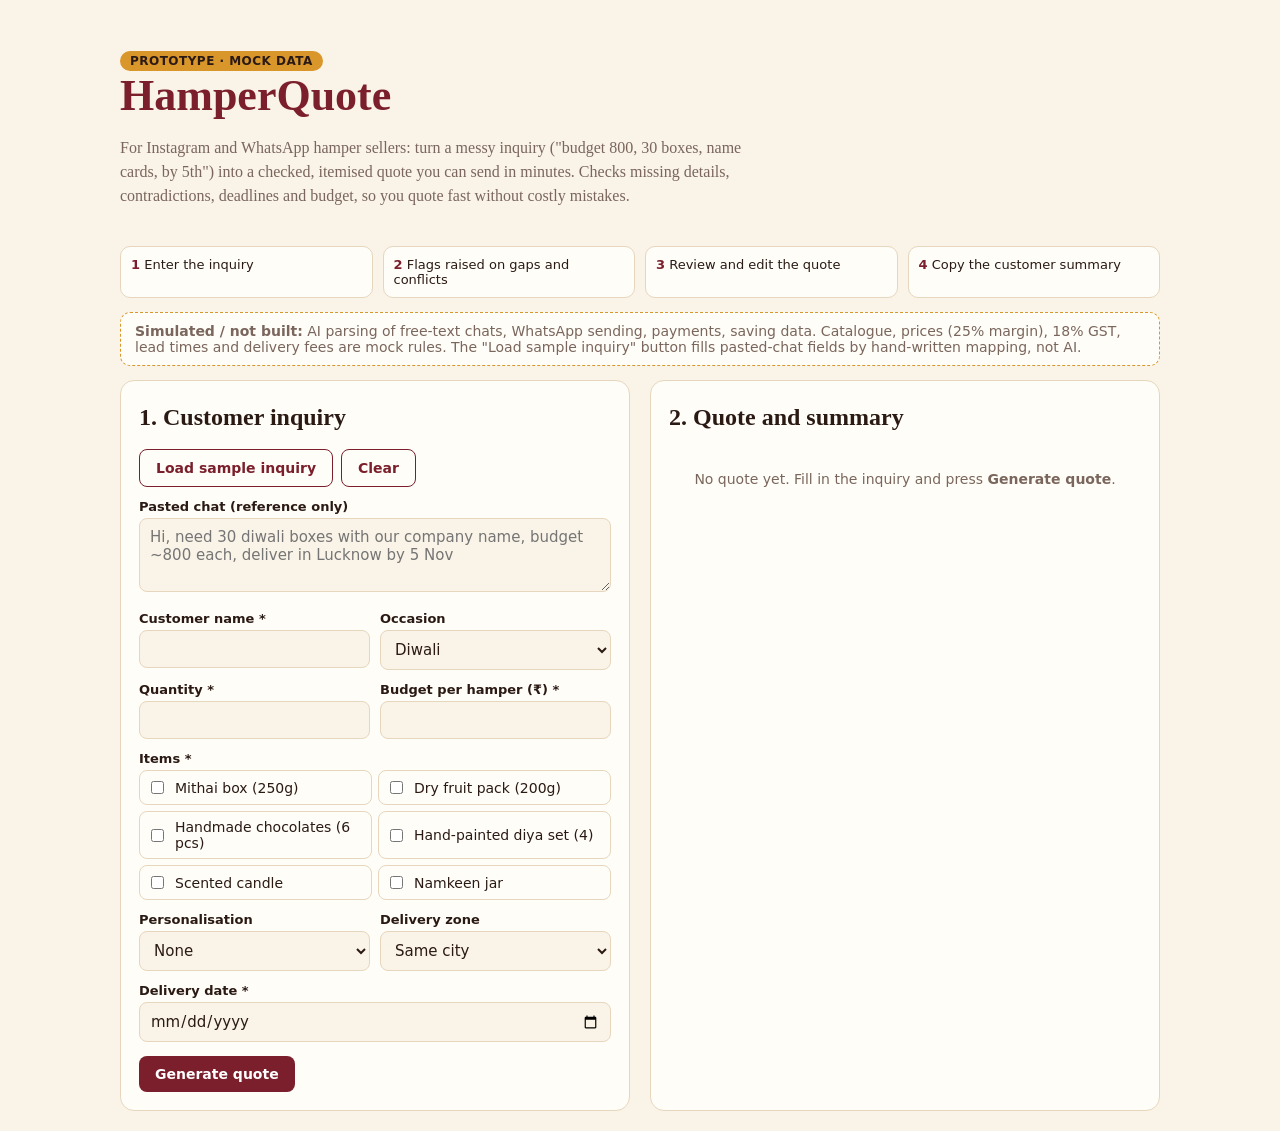
<file: app/index.html>
<!doctype html>
<html lang="en"><head><meta charset="utf-8"><meta name="viewport" content="width=device-width,initial-scale=1">
<title>HamperQuote — inquiry to quote in minutes (prototype)</title>
<style>
:root{--bg:#faf3e7;--card:#fffdf8;--ink:#2b1a14;--mut:#7a665c;--maroon:#7a1f2b;--gold:#d9962b;--line:#e6d6bd;--err:#b3261e;--warn:#8a5a00;--ok:#2e6b3a}
@media(prefers-color-scheme:dark){:root{--bg:#1f1512;--card:#2a1d19;--ink:#f6ebdc;--mut:#b9a698;--maroon:#e08a95;--gold:#e8b055;--line:#4a3830;--err:#ff8a80;--warn:#f2c26b;--ok:#8fd19e}}
*{box-sizing:border-box}body{margin:0;background:var(--bg);color:var(--ink);font:16px/1.5 Georgia,'Times New Roman',serif}
h1,h2,h3{font-family:'Palatino Linotype',Palatino,Georgia,serif;margin:0}
.wrap{max-width:1080px;margin:0 auto;padding:20px}
.hero{padding:28px 0 8px}.hero h1{font-size:clamp(28px,5vw,44px);color:var(--maroon);line-height:1.1}
.hero p{max-width:640px;color:var(--mut)}.badge{display:inline-block;background:var(--gold);color:#2b1a14;font:600 12px system-ui;padding:3px 10px;border-radius:99px;letter-spacing:.04em}
.sim{border:1px dashed var(--gold);background:var(--card);padding:10px 14px;border-radius:10px;font:14px system-ui;color:var(--mut);margin:14px 0}
.grid{display:grid;grid-template-columns:1fr 1fr;gap:20px}@media(max-width:820px){.grid{grid-template-columns:1fr}}
.card{background:var(--card);border:1px solid var(--line);border-radius:14px;padding:18px}
label{display:block;font:600 13px system-ui;margin:12px 0 4px}
input,select,textarea{width:100%;padding:9px 10px;border:1px solid var(--line);border-radius:8px;background:var(--bg);color:var(--ink);font:15px system-ui}
.row{display:grid;grid-template-columns:1fr 1fr;gap:10px}
.items{display:grid;grid-template-columns:1fr 1fr;gap:6px}.items label{font:14px system-ui;font-weight:400;margin:0;border:1px solid var(--line);border-radius:8px;padding:7px;display:flex;gap:8px;align-items:center}.items input{width:auto}
button{font:600 14px system-ui;border:0;border-radius:8px;padding:10px 16px;cursor:pointer;background:var(--maroon);color:#fff}button.sec{background:transparent;color:var(--maroon);border:1px solid var(--maroon)}
.btns{display:flex;gap:8px;flex-wrap:wrap;margin-top:14px}
.msg{font:14px system-ui;padding:8px 12px;border-radius:8px;margin:6px 0}.e{border-left:4px solid var(--err);color:var(--err)}.w{border-left:4px solid var(--warn);color:var(--warn)}
.empty{color:var(--mut);font:14px system-ui;text-align:center;padding:36px 8px}
table{width:100%;border-collapse:collapse;font:14px system-ui}td,th{padding:6px 4px;border-bottom:1px solid var(--line);text-align:left}td input{padding:4px 6px;width:80px}.r{text-align:right}
.tot td{font-weight:700;border-bottom:0}.summary{white-space:pre-wrap;font:14px/1.55 system-ui;background:var(--bg);border:1px solid var(--line);border-radius:10px;padding:14px}
.scroll{overflow-x:auto}.how{display:grid;grid-template-columns:repeat(4,1fr);gap:10px;margin:14px 0;font:13px system-ui}@media(max-width:820px){.how{grid-template-columns:1fr 1fr}}.how div{background:var(--card);border:1px solid var(--line);border-radius:10px;padding:10px}.how b{color:var(--maroon)}
</style></head><body><div class="wrap">
<div class="hero"><span class="badge">PROTOTYPE · MOCK DATA</span>
<h1>HamperQuote</h1>
<p>For Instagram and WhatsApp hamper sellers: turn a messy inquiry ("budget 800, 30 boxes, name cards, by 5th") into a checked, itemised quote you can send in minutes. Checks missing details, contradictions, deadlines and budget, so you quote fast without costly mistakes.</p></div>
<div class="how"><div><b>1</b> Enter the inquiry</div><div><b>2</b> Flags raised on gaps and conflicts</div><div><b>3</b> Review and edit the quote</div><div><b>4</b> Copy the customer summary</div></div>
<div class="sim"><b>Simulated / not built:</b> AI parsing of free-text chats, WhatsApp sending, payments, saving data. Catalogue, prices (25% margin), 18% GST, lead times and delivery fees are mock rules. The "Load sample inquiry" button fills pasted-chat fields by hand-written mapping, not AI.</div>
<div class="grid">
<section class="card"><h2>1. Customer inquiry</h2>
<div class="btns"><button type="button" class="sec" id="sample">Load sample inquiry</button><button type="button" class="sec" id="clear">Clear</button></div>
<label for="chat">Pasted chat (reference only)</label><textarea id="chat" rows="3" placeholder="Hi, need 30 diwali boxes with our company name, budget ~800 each, deliver in Lucknow by 5 Nov"></textarea>
<div class="row"><div><label for="customer">Customer name *</label><input id="customer"></div><div><label for="occasion">Occasion</label><select id="occasion"><option>Diwali</option><option>Wedding</option><option>Birthday</option><option>Corporate</option></select></div></div>
<div class="row"><div><label for="qty">Quantity *</label><input id="qty" type="number" min="1"></div><div><label for="budget">Budget per hamper (₹) *</label><input id="budget" type="number" min="1"></div></div>
<label>Items *</label><div class="items" id="items"></div>
<div class="row"><div><label for="pers">Personalisation</label><select id="pers"></select></div><div><label for="zone">Delivery zone</label><select id="zone"></select></div></div>
<label for="date">Delivery date *</label><input id="date" type="date">
<div id="flags" aria-live="polite"></div>
<div class="btns"><button type="button" id="gen">Generate quote</button></div></section>
<section class="card"><h2>2. Quote and summary</h2><div id="out"><div class="empty">No quote yet. Fill in the inquiry and press <b>Generate quote</b>.</div></div></section>
</div></div>
<script src="quote-logic.js"></script>
<script>
const Q=QuoteLogic,$=id=>document.getElementById(id),inr=n=>'₹'+Number(n).toLocaleString('en-IN');
const today=new Date().toISOString().slice(0,10);let quote=null,input=null;
$('items').innerHTML=Q.CATALOG.map(c=>`<label><input type="checkbox" value="${c.id}">${c.name}</label>`).join('');
$('pers').innerHTML=Object.entries(Q.PERSONALISATION).map(([k,v])=>`<option value="${k}">${v.label}</option>`).join('');
$('zone').innerHTML=Object.entries(Q.DELIVERY).map(([k,v])=>`<option value="${k}">${v.label}</option>`).join('');
$('date').min=today;
function read(){return{customer:$('customer').value,occasion:$('occasion').value,qty:+$('qty').value,budget:+$('budget').value,items:[...document.querySelectorAll('#items input:checked')].map(x=>x.value),personalisation:$('pers').value,zone:$('zone').value,deliveryDate:$('date').value}}
function flags(v){$('flags').innerHTML=v.errors.map(e=>`<div class="msg e" role="alert">✖ ${e}</div>`).join('')+v.warnings.map(w=>`<div class="msg w">⚠ ${w}</div>`).join('')}
$('sample').onclick=()=>{const d=new Date();d.setDate(d.getDate()+20);$('chat').value='Hi, need 30 diwali boxes with our company name, budget ~800 each, deliver in Lucknow by 5 Nov';$('customer').value='Sample Customer';$('occasion').value='Diwali';$('qty').value=30;$('budget').value=800;document.querySelectorAll('#items input').forEach(x=>x.checked=['mithai','diya','choc'].includes(x.value));$('pers').value='tag';$('zone').value='local';$('date').value=d.toISOString().slice(0,10);$('flags').innerHTML=''};
$('clear').onclick=()=>{document.querySelectorAll('input,textarea').forEach(x=>{x.type==='checkbox'?x.checked=false:x.value=''});$('flags').innerHTML='';quote=null;render()};
$('gen').onclick=()=>{input=read();const v=Q.validate(input,today);flags(v);if(v.errors.length){quote=null;render();return}quote=Q.compute(input);render()};
function recalc(){const lines=quote.lines.map((l,i)=>({...l,qty:+$('q'+i).value||0,unit:+$('u'+i).value||0}));quote={lines,...Q.totals(lines,input.qty)};render(true)}
function summary(){const l=quote.lines.map(x=>`• ${x.label}: ${x.qty} × ${inr(x.unit)} = ${inr(x.qty*x.unit)}`).join('\n');
return `Hello ${input.customer.split('(')[0].trim()}, thank you for your ${input.occasion} gifting inquiry!\n\nQuote for ${input.qty} hampers\n${l}\n\nSubtotal: ${inr(quote.subtotal)}\nGST (18%): ${inr(quote.gst)}\nTotal: ${inr(quote.total)} (about ${inr(Math.round(quote.total/input.qty))} per hamper)\n\nPersonalisation: ${Q.PERSONALISATION[input.personalisation].label}\nRequested delivery: ${input.deliveryDate}\n\nAssumptions: prices valid 7 days; final artwork/message approved before packing; 50% advance to confirm.\n\nReply YES to confirm.`}
function render(keep){if(!quote){$('out').innerHTML='<div class="empty">No quote yet. Fill in the inquiry and press <b>Generate quote</b>.</div>';return}
$('out').innerHTML=`<p style="font:14px system-ui;color:var(--mut)">Edit quantity or unit price; totals update.</p><div class="scroll"><table><tr><th>Item</th><th>Qty</th><th>Unit ₹</th><th class="r">Amount</th></tr>${quote.lines.map((l,i)=>`<tr><td>${l.label}</td><td><input id="q${i}" type="number" min="0" value="${l.qty}"></td><td><input id="u${i}" type="number" min="0" value="${l.unit}"></td><td class="r">${inr(l.qty*l.unit)}</td></tr>`).join('')}<tr class="tot"><td colspan="3">Subtotal</td><td class="r">${inr(quote.subtotal)}</td></tr><tr class="tot"><td colspan="3">GST 18% (mock)</td><td class="r">${inr(quote.gst)}</td></tr><tr class="tot"><td colspan="3">Total</td><td class="r">${inr(quote.total)}</td></tr></table></div>
<div class="btns"><button type="button" class="sec" id="recalc">Update totals</button></div><h3 style="margin:18px 0 6px">Customer-facing summary</h3><div class="summary" id="sum">${summary().replace(/</g,'&lt;')}</div>
<div class="btns"><button type="button" id="copy">Copy summary</button><button type="button" class="sec" id="dl">Download .txt</button></div><div id="cm" style="font:13px system-ui;color:var(--ok)"></div>`;
$('recalc').onclick=recalc;
$('copy').onclick=async()=>{try{await navigator.clipboard.writeText(summary());$('cm').textContent='Copied.'}catch(e){$('cm').textContent='Copy blocked by browser; select the text manually.'}};
$('dl').onclick=()=>{const a=document.createElement('a');a.href=URL.createObjectURL(new Blob([summary()],{type:'text/plain'}));a.download='quote.txt';a.click()}}
</script></body></html>
</file>
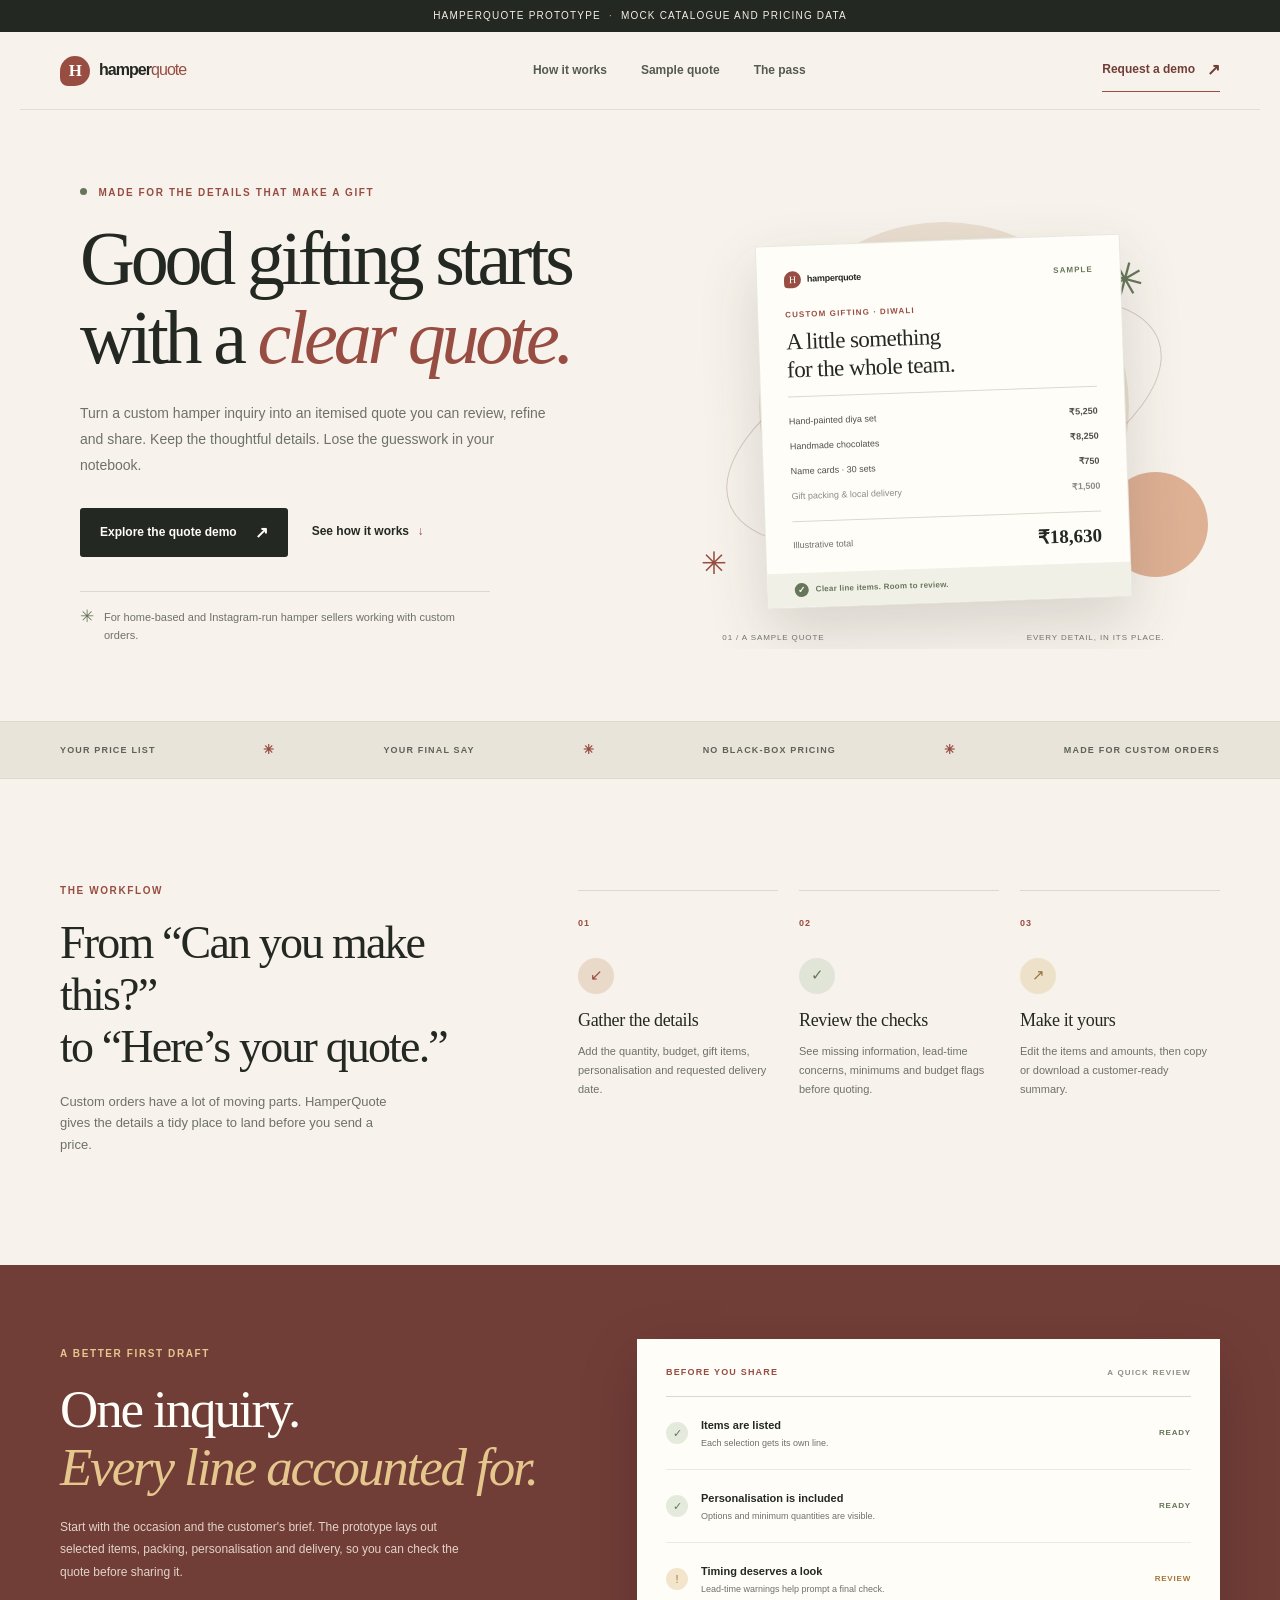
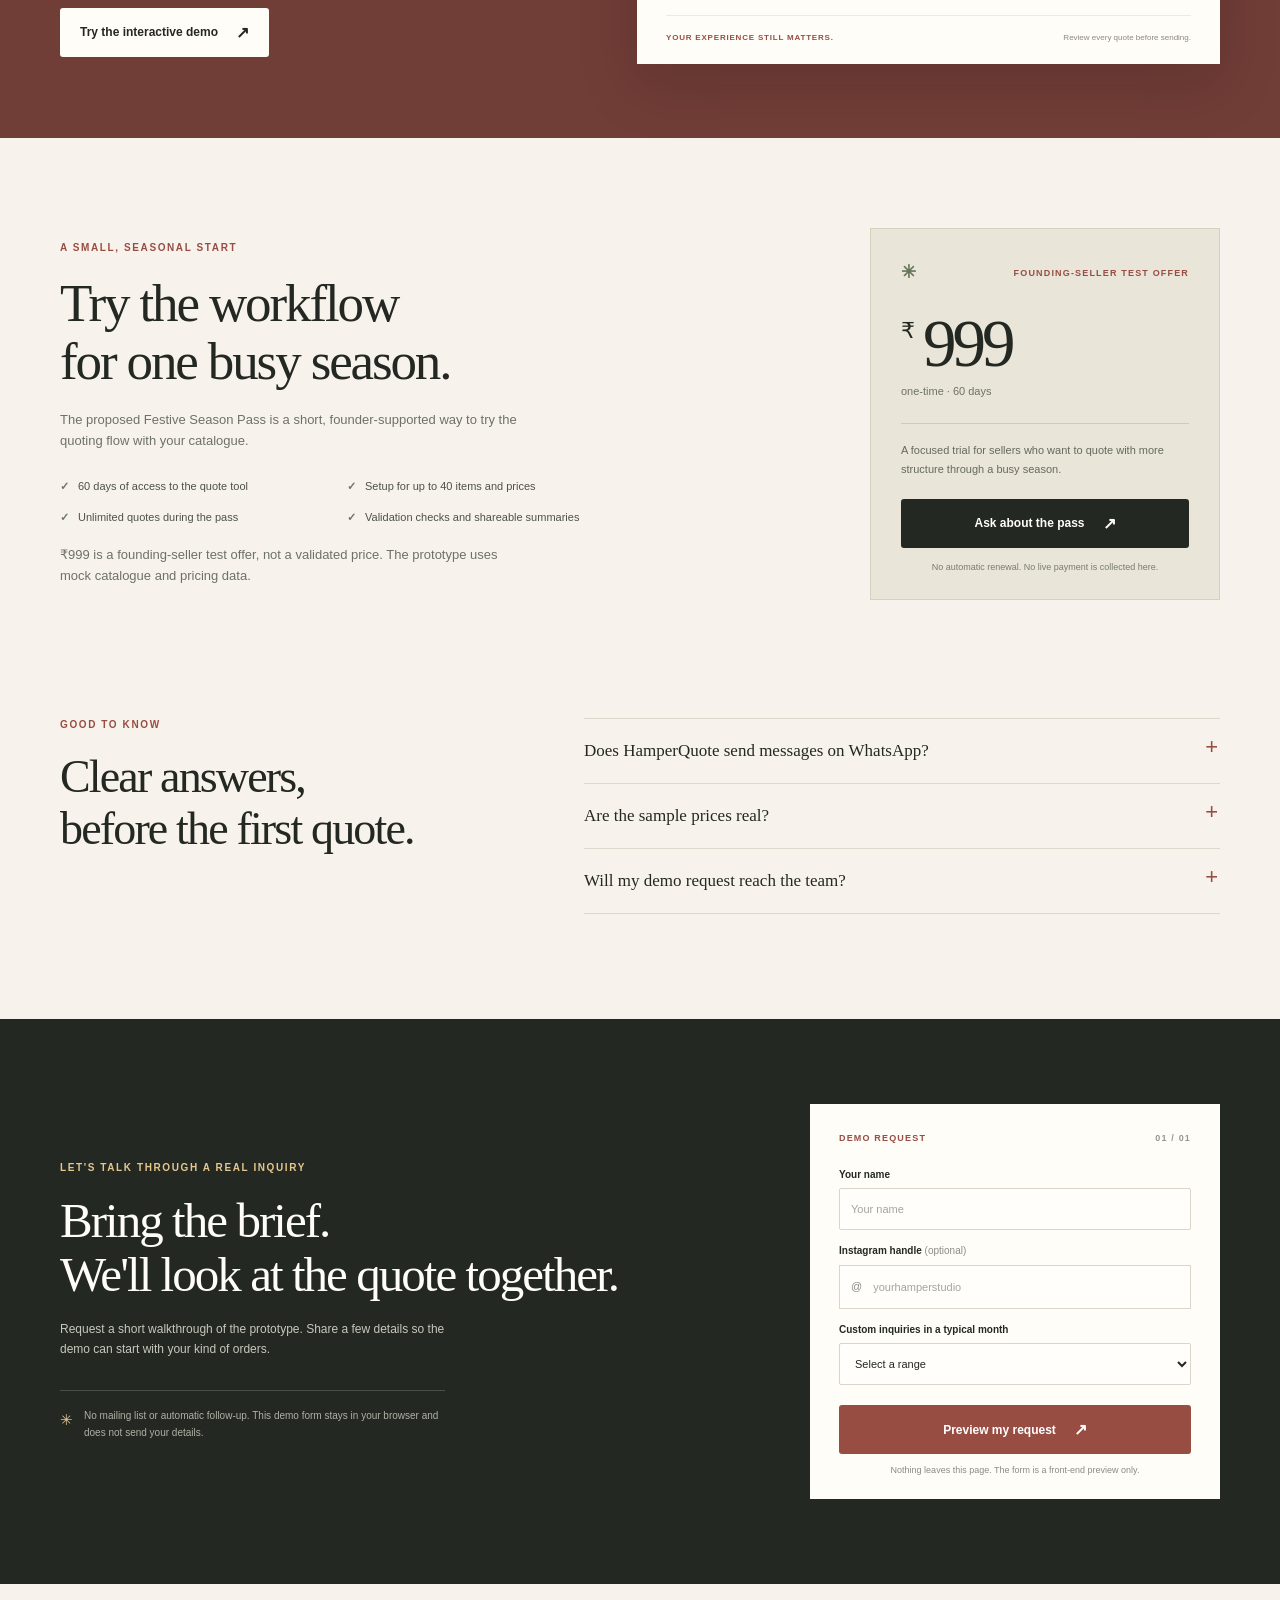
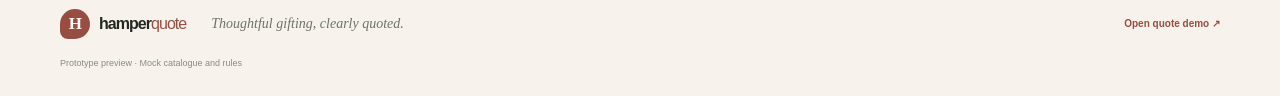
<file: app/landing.html>
<!doctype html>
<html lang="en">
<head>
  <meta charset="utf-8">
  <meta name="viewport" content="width=device-width, initial-scale=1">
  <meta name="theme-color" content="#f7f3ec">
  <meta name="description" content="A clearer way for independent hamper sellers to turn custom gifting inquiries into checked, itemised quotes.">
  <title>HamperQuote — thoughtful quotes, without the back-and-forth</title>
  <link rel="icon" href="data:image/svg+xml,%3Csvg xmlns='http://www.w3.org/2000/svg' viewBox='0 0 100 100'%3E%3Crect width='100' height='100' rx='24' fill='%23984d42'/%3E%3Ctext x='50' y='72' text-anchor='middle' font-size='68' fill='white'%3EH%3C/text%3E%3C/svg%3E">
  <link rel="stylesheet" href="landing.css">
  <script src="landing.js" defer></script>
</head>
<body>
  <a class="skip-link" href="#main">Skip to content</a>
  <div class="topline">HamperQuote prototype <span>·</span> Mock catalogue and pricing data</div>
  <header class="site-header">
    <a class="brand" href="landing.html" aria-label="HamperQuote home">
      <span class="brand-mark" aria-hidden="true">H</span>
      <span>hamper<span class="brand-light">quote</span></span>
    </a>
    <nav class="main-nav" aria-label="Main navigation">
      <a href="#how-it-works">How it works</a>
      <a href="#sample-quote">Sample quote</a>
      <a href="#offer">The pass</a>
    </nav>
    <a class="nav-cta" href="#demo-form">Request a demo <span aria-hidden="true">↗</span></a>
  </header>

  <main id="main">
    <section class="hero section-wrap">
      <div class="hero-copy">
        <p class="eyebrow"><span class="eyebrow-dot"></span> MADE FOR THE DETAILS THAT MAKE A GIFT</p>
        <h1>Good gifting starts with a <em>clear quote.</em></h1>
        <p class="hero-intro">Turn a custom hamper inquiry into an itemised quote you can review, refine and share. Keep the thoughtful details. Lose the guesswork in your notebook.</p>
        <div class="hero-actions">
          <a class="button button-dark" href="index.html">Explore the quote demo <span aria-hidden="true">↗</span></a>
          <a class="text-link" href="#how-it-works">See how it works <span aria-hidden="true">↓</span></a>
        </div>
        <div class="hero-note"><span class="note-icon" aria-hidden="true">✳</span><span>For home-based and Instagram-run hamper sellers working with custom orders.</span></div>
      </div>

      <div class="hero-art" aria-label="Illustration of a sample custom hamper quote">
        <div class="art-orbit orbit-one"></div>
        <div class="art-orbit orbit-two"></div>
        <div class="flower flower-one" aria-hidden="true">✳</div>
        <div class="flower flower-two" aria-hidden="true">✳</div>
        <div class="quote-card">
          <div class="quote-card-top"><span class="mini-brand"><span>H</span> hamperquote</span><span class="draft-pill">SAMPLE</span></div>
          <p class="quote-kicker">CUSTOM GIFTING · DIWALI</p>
          <h2>A little something<br>for the whole team.</h2>
          <div class="quote-rule"></div>
          <div class="quote-line"><span>Hand-painted diya set</span><span>₹5,250</span></div>
          <div class="quote-line"><span>Handmade chocolates</span><span>₹8,250</span></div>
          <div class="quote-line"><span>Name cards · 30 sets</span><span>₹750</span></div>
          <div class="quote-line muted-line"><span>Gift packing &amp; local delivery</span><span>₹1,500</span></div>
          <div class="quote-rule"></div>
          <div class="quote-total"><span>Illustrative total</span><strong>₹18,630</strong></div>
          <div class="quote-footer"><span class="footer-check">✓</span> Clear line items. Room to review.</div>
        </div>
        <div class="art-caption"><span>01 / A SAMPLE QUOTE</span><span>Every detail, in its place.</span></div>
      </div>
    </section>

    <section class="ticker" aria-label="Product principles">
      <div class="ticker-inner"><span>YOUR PRICE LIST</span><i>✳</i><span>YOUR FINAL SAY</span><i>✳</i><span>NO BLACK-BOX PRICING</span><i>✳</i><span>MADE FOR CUSTOM ORDERS</span></div>
    </section>

    <section class="intro-section section-wrap" id="how-it-works">
      <div class="section-heading">
        <p class="eyebrow">THE WORKFLOW</p>
        <h2>From “Can you make this?”<br>to “Here’s your quote.”</h2>
        <p>Custom orders have a lot of moving parts. HamperQuote gives the details a tidy place to land before you send a price.</p>
      </div>
      <div class="steps">
        <article class="step"><span class="step-number">01</span><div class="step-icon icon-inquiry" aria-hidden="true">↙</div><h3>Gather the details</h3><p>Add the quantity, budget, gift items, personalisation and requested delivery date.</p></article>
        <article class="step"><span class="step-number">02</span><div class="step-icon icon-check" aria-hidden="true">✓</div><h3>Review the checks</h3><p>See missing information, lead-time concerns, minimums and budget flags before quoting.</p></article>
        <article class="step"><span class="step-number">03</span><div class="step-icon icon-send" aria-hidden="true">↗</div><h3>Make it yours</h3><p>Edit the items and amounts, then copy or download a customer-ready summary.</p></article>
      </div>
    </section>

    <section class="sample-section" id="sample-quote">
      <div class="sample-inner section-wrap">
        <div class="sample-copy">
          <p class="eyebrow eyebrow-light">A BETTER FIRST DRAFT</p>
          <h2>One inquiry.<br><em>Every line accounted for.</em></h2>
          <p>Start with the occasion and the customer's brief. The prototype lays out selected items, packing, personalisation and delivery, so you can check the quote before sharing it.</p>
          <a class="button button-cream" href="index.html">Try the interactive demo <span aria-hidden="true">↗</span></a>
        </div>
        <div class="sample-checklist">
          <div class="checklist-head"><span>BEFORE YOU SHARE</span><span class="checklist-stamp">A QUICK REVIEW</span></div>
          <div class="check-row"><span class="check-mark">✓</span><span><strong>Items are listed</strong><small>Each selection gets its own line.</small></span><span class="check-status">READY</span></div>
          <div class="check-row"><span class="check-mark">✓</span><span><strong>Personalisation is included</strong><small>Options and minimum quantities are visible.</small></span><span class="check-status">READY</span></div>
          <div class="check-row"><span class="check-mark check-warn">!</span><span><strong>Timing deserves a look</strong><small>Lead-time warnings help prompt a final check.</small></span><span class="check-status status-review">REVIEW</span></div>
          <div class="checklist-foot"><span>YOUR EXPERIENCE STILL MATTERS.</span><span>Review every quote before sending.</span></div>
        </div>
      </div>
    </section>

    <section class="offer-section section-wrap" id="offer">
      <div class="offer-copy">
        <p class="eyebrow">A SMALL, SEASONAL START</p>
        <h2>Try the workflow<br>for one busy season.</h2>
        <p>The proposed Festive Season Pass is a short, founder-supported way to try the quoting flow with your catalogue.</p>
        <ul class="offer-list">
          <li><span>✓</span> 60 days of access to the quote tool</li>
          <li><span>✓</span> Setup for up to 40 items and prices</li>
          <li><span>✓</span> Unlimited quotes during the pass</li>
          <li><span>✓</span> Validation checks and shareable summaries</li>
        </ul>
        <p class="offer-caveat">₹999 is a founding-seller test offer, not a validated price. The prototype uses mock catalogue and pricing data.</p>
      </div>
      <aside class="price-card">
        <div class="price-label"><span class="price-spark">✳</span> FOUNDING-SELLER TEST OFFER</div>
        <p class="price-amount"><span>₹</span>999</p>
        <p class="price-period">one-time · 60 days</p>
        <div class="price-divider"></div>
        <p class="price-desc">A focused trial for sellers who want to quote with more structure through a busy season.</p>
        <a class="button button-dark price-button" href="#demo-form">Ask about the pass <span aria-hidden="true">↗</span></a>
        <p class="price-foot">No automatic renewal. No live payment is collected here.</p>
      </aside>
    </section>

    <section class="faq-section section-wrap">
      <div class="faq-title"><p class="eyebrow">GOOD TO KNOW</p><h2>Clear answers,<br>before the first quote.</h2></div>
      <div class="faq-list">
        <details><summary>Does HamperQuote send messages on WhatsApp?</summary><p>No. The prototype creates a summary that you can copy. WhatsApp sending is not implemented.</p></details>
        <details><summary>Are the sample prices real?</summary><p>No. Catalogue costs, margins, delivery fees and tax rules in the prototype are mock values for demonstration.</p></details>
        <details><summary>Will my demo request reach the team?</summary><p>This static preview has no backend, so the form does not send or store your details. Use the quote demo to explore the current prototype.</p></details>
      </div>
    </section>

    <section class="demo-section" id="demo-form">
      <div class="demo-inner section-wrap">
        <div class="demo-copy">
          <p class="eyebrow eyebrow-light">LET'S TALK THROUGH A REAL INQUIRY</p>
          <h2>Bring the brief.<br>We'll look at the quote together.</h2>
          <p>Request a short walkthrough of the prototype. Share a few details so the demo can start with your kind of orders.</p>
          <div class="demo-note"><span>✳</span><p>No mailing list or automatic follow-up. This demo form stays in your browser and does not send your details.</p></div>
        </div>
        <form class="demo-form" id="request-form">
          <div class="form-heading"><span>DEMO REQUEST</span><span class="form-step">01 / 01</span></div>
          <label for="seller-name">Your name</label>
          <input id="seller-name" name="seller-name" autocomplete="name" required placeholder="Your name">
          <label for="seller-handle">Instagram handle <span>(optional)</span></label>
          <div class="input-prefix"><span>@</span><input id="seller-handle" name="seller-handle" autocomplete="username" placeholder="yourhamperstudio"></div>
          <label for="monthly-orders">Custom inquiries in a typical month</label>
          <select id="monthly-orders" name="monthly-orders" required>
            <option value="" selected disabled>Select a range</option>
            <option>1–3 inquiries</option><option>4–10 inquiries</option><option>11–25 inquiries</option><option>26+ inquiries</option><option>It varies by season</option>
          </select>
          <button class="button button-cream form-submit" type="submit">Preview my request <span aria-hidden="true">↗</span></button>
          <p class="form-feedback" id="form-feedback" role="status" aria-live="polite"></p>
          <p class="form-privacy">Nothing leaves this page. The form is a front-end preview only.</p>
        </form>
      </div>
    </section>
  </main>

  <footer class="site-footer section-wrap">
    <a class="brand footer-brand" href="landing.html"><span class="brand-mark" aria-hidden="true">H</span><span>hamper<span class="brand-light">quote</span></span></a>
    <p>Thoughtful gifting, clearly quoted.</p>
    <a class="footer-demo" href="index.html">Open quote demo <span aria-hidden="true">↗</span></a>
    <small>Prototype preview · Mock catalogue and rules</small>
  </footer>
</body>
</html>
</file>
<file: app/landing.css>
:root {
  --paper: #f7f3ec;
  --paper-deep: #eee7dc;
  --ink: #242822;
  --muted: #6e7168;
  --red: #984d42;
  --red-deep: #713d37;
  --olive: #66765a;
  --gold: #d3aa69;
  --line: #ded8cc;
  --cream: #fffdf8;
  --serif: 'Iowan Old Style', 'Palatino Linotype', Georgia, serif;
  --sans: 'Avenir Next', Avenir, Arial, sans-serif;
}

* { box-sizing: border-box; }
html { scroll-behavior: smooth; }
body { margin: 0; background: var(--paper); color: var(--ink); font-family: var(--sans); font-size: 15px; line-height: 1.65; -webkit-font-smoothing: antialiased; }
a { color: inherit; }
.skip-link { position: absolute; left: 16px; top: -60px; z-index: 20; background: var(--cream); padding: 10px 14px; border-radius: 5px; }
.skip-link:focus { top: 10px; }
.topline { min-height: 32px; display: flex; justify-content: center; align-items: center; gap: 8px; background: var(--ink); color: #f4eee4; font-size: 10px; letter-spacing: .12em; text-transform: uppercase; text-align: center; padding: 5px 14px; }
.topline span { color: var(--gold); }
.site-header { max-width: 1240px; height: 78px; margin: auto; padding: 0 40px; display: flex; align-items: center; justify-content: space-between; border-bottom: 1px solid rgba(36,40,34,.1); }
.brand { display: inline-flex; align-items: center; gap: 9px; text-decoration: none; font-weight: 700; font-size: 16px; letter-spacing: -.06em; }
.brand-mark { display: grid; place-items: center; width: 30px; height: 30px; border-radius: 50% 50% 50% 8px; background: var(--red); color: var(--cream); font: 600 17px var(--serif); }
.brand-light { color: var(--red); font-weight: 500; }
.main-nav { display: flex; gap: 34px; margin-left: 50px; }
.main-nav a, .nav-cta { font-size: 12px; font-weight: 600; text-decoration: none; }
.main-nav a { color: #555a51; transition: color .2s; }
.main-nav a:hover, .text-link:hover { color: var(--red); }
.nav-cta { display: inline-flex; gap: 12px; align-items: center; border-bottom: 1px solid var(--red); padding: 8px 0; color: var(--red-deep); }
.nav-cta span { font-size: 16px; }
.section-wrap { width: min(1160px, calc(100% - 80px)); margin: 0 auto; }
.hero { min-height: 590px; padding-top: 76px; padding-bottom: 64px; display: grid; grid-template-columns: 1fr 1fr; align-items: center; gap: 54px; }
.hero-copy { padding: 0 0 13px 20px; }
.eyebrow { margin: 0 0 19px; color: var(--red); font-size: 10px; font-weight: 700; letter-spacing: .16em; line-height: 1.4; }
.eyebrow-dot { display: inline-block; vertical-align: 1px; width: 7px; height: 7px; margin-right: 7px; border-radius: 50%; background: var(--olive); }
h1, h2, h3 { font-family: var(--serif); font-weight: 500; }
.hero h1 { max-width: 580px; margin: 0; font-size: clamp(48px, 6.3vw, 76px); line-height: 1.04; letter-spacing: -.055em; }
.hero h1 em, .sample-copy h2 em { color: var(--red); font-weight: 500; }
.hero-intro { max-width: 470px; margin: 24px 0 0; color: var(--muted); font-size: 14px; line-height: 1.85; }
.hero-actions { display: flex; align-items: center; gap: 24px; margin-top: 29px; }
.button { min-height: 49px; display: inline-flex; justify-content: center; align-items: center; gap: 18px; border: 0; border-radius: 3px; padding: 0 20px; font: 600 12px var(--sans); text-decoration: none; cursor: pointer; transition: transform .2s, background .2s; }
.button:hover { transform: translateY(-2px); }
.button-dark { background: var(--ink); color: var(--cream); }
.button-dark:hover { background: var(--red-deep); }
.button span { font-size: 16px; }
.text-link { font-size: 12px; font-weight: 600; text-decoration: none; color: var(--ink); }
.text-link span { margin-left: 5px; color: var(--red); }
.hero-note { max-width: 410px; display: flex; align-items: flex-start; gap: 10px; margin-top: 34px; padding-top: 16px; border-top: 1px solid var(--line); color: var(--muted); font-size: 11px; }
.note-icon { color: var(--olive); font-size: 17px; line-height: 1; }
.hero-art { min-height: 455px; position: relative; display: grid; place-items: center; overflow: hidden; }
.hero-art::before { content: ''; position: absolute; width: 370px; height: 370px; border-radius: 50%; background: #e9ded0; top: 28px; left: 50%; transform: translateX(-50%); }
.hero-art::after { content: ''; position: absolute; width: 105px; height: 105px; border-radius: 50%; background: #d9a07f; opacity: .8; right: 12px; bottom: 72px; }
.art-orbit { position: absolute; z-index: 1; border: 1px solid rgba(113,61,55,.24); border-radius: 50%; transform: rotate(-21deg); }
.orbit-one { width: 460px; height: 200px; }
.orbit-two { width: 430px; height: 190px; transform: rotate(38deg); }
.flower { z-index: 2; position: absolute; color: var(--olive); }
.flower-one { top: 49px; right: 76px; font-size: 46px; transform: rotate(15deg); }
.flower-two { bottom: 60px; left: 34px; color: var(--red); font-size: 31px; }
.quote-card { position: relative; z-index: 3; width: min(365px, 82%); padding: 25px 27px 19px; background: var(--cream); border: 1px solid rgba(36,40,34,.1); box-shadow: 0 24px 60px rgba(57,44,32,.16); transform: rotate(-2deg); }
.quote-card-top, .quote-line, .quote-total, .checklist-head, .check-row, .checklist-foot { display: flex; justify-content: space-between; align-items: center; }
.mini-brand { display: flex; align-items: center; gap: 6px; font-size: 9px; font-weight: 700; letter-spacing: -.03em; }
.mini-brand span { display: grid; place-items: center; width: 17px; height: 17px; border-radius: 50% 50% 50% 4px; background: var(--red); color: white; font: 10px var(--serif); }
.draft-pill { color: var(--olive); font-size: 8px; font-weight: 700; letter-spacing: .13em; }
.quote-kicker { margin: 20px 0 7px; color: var(--red); font-size: 8px; font-weight: 700; letter-spacing: .14em; }
.quote-card h2 { margin: 0 0 13px; font-size: 23px; line-height: 1.2; letter-spacing: -.025em; }
.quote-rule { height: 1px; background: var(--line); margin: 12px 0; }
.quote-line { gap: 12px; padding: 5px 0; color: #4e5149; font-size: 9px; }
.quote-line span:last-child { flex: 0 0 auto; font-weight: 600; }
.muted-line { color: #8b8c83; }
.quote-total { font-size: 9px; color: var(--muted); }
.quote-total strong { color: var(--ink); font: 600 19px var(--serif); }
.quote-footer { display: flex; align-items: center; gap: 7px; margin: 16px -27px -19px; padding: 10px 27px; background: #f0f0e7; color: var(--olive); font-size: 8px; font-weight: 600; letter-spacing: .03em; }
.footer-check { display: grid; place-items: center; width: 14px; height: 14px; border-radius: 50%; background: var(--olive); color: white; font-size: 9px; }
.art-caption { position: absolute; z-index: 4; bottom: 5px; left: 10%; right: 10%; display: flex; justify-content: space-between; color: #73746b; font-size: 8px; letter-spacing: .11em; text-transform: uppercase; }
.ticker { background: #e9e4da; border-top: 1px solid #ded8cc; border-bottom: 1px solid #ded8cc; overflow: hidden; }
.ticker-inner { min-height: 56px; width: min(1160px, calc(100% - 80px)); margin: auto; display: flex; justify-content: space-between; align-items: center; gap: 14px; color: #5d6259; font-size: 9px; font-weight: 700; letter-spacing: .13em; white-space: nowrap; }
.ticker-inner i { color: var(--red); font-size: 13px; font-style: normal; }
.intro-section { padding: 105px 0 110px; display: grid; grid-template-columns: .8fr 1.2fr; gap: 90px; align-items: start; }
.section-heading h2, .faq-title h2 { margin: 0; font-size: clamp(32px, 4vw, 46px); line-height: 1.13; letter-spacing: -.04em; }
.section-heading > p:last-child { max-width: 330px; margin: 18px 0 0; color: var(--muted); font-size: 13px; }
.steps { display: grid; grid-template-columns: repeat(3, 1fr); gap: 21px; padding-top: 6px; }
.step { min-height: 220px; position: relative; border-top: 1px solid var(--line); padding: 18px 5px 0 0; }
.step-number { color: var(--red); font-size: 9px; font-weight: 700; letter-spacing: .1em; }
.step-icon { width: 36px; height: 36px; display: grid; place-items: center; margin: 24px 0 12px; border-radius: 50%; font-size: 15px; }
.icon-inquiry { background: #e8d9c8; color: var(--red); }
.icon-check { background: #e1e5d8; color: var(--olive); }
.icon-send { background: #eee1c9; color: #9a7141; }
.step h3 { margin: 0; font-size: 18px; letter-spacing: -.02em; }
.step p { margin: 7px 0 0; color: var(--muted); font-size: 11px; line-height: 1.7; }
.sample-section { background: var(--red-deep); color: var(--cream); }
.sample-inner { min-height: 470px; display: grid; grid-template-columns: .9fr 1.1fr; gap: 100px; align-items: center; padding-top: 74px; padding-bottom: 74px; }
.eyebrow-light { color: #e5c78e; }
.sample-copy h2, .demo-copy h2 { margin: 0; font-size: clamp(36px, 4.5vw, 53px); line-height: 1.1; letter-spacing: -.04em; }
.sample-copy h2 em { color: #e5c78e; }
.sample-copy > p:not(.eyebrow) { max-width: 400px; margin: 20px 0 25px; color: #e2d4c8; font-size: 12px; line-height: 1.85; }
.button-cream { background: var(--cream); color: var(--ink); }
.button-cream:hover { background: #f0dfc4; }
.sample-checklist { padding: 26px 29px 20px; background: var(--cream); color: var(--ink); box-shadow: 0 20px 55px rgba(38,20,18,.2); }
.checklist-head { padding-bottom: 16px; border-bottom: 1px solid var(--line); color: var(--red); font-size: 9px; font-weight: 700; letter-spacing: .13em; }
.checklist-stamp { color: #8c8f83; font-size: 8px; }
.check-row { justify-content: flex-start; gap: 13px; min-height: 73px; border-bottom: 1px solid #eeeae3; }
.check-mark { flex: 0 0 auto; display: grid; place-items: center; width: 22px; height: 22px; border-radius: 50%; background: #e4eadc; color: var(--olive); font-size: 11px; }
.check-warn { background: #f3e5cb; color: #a57637; }
.check-row > span:nth-child(2) { display: flex; flex-direction: column; flex: 1; }
.check-row strong { font-size: 11px; font-weight: 600; }
.check-row small { margin-top: 2px; color: var(--muted); font-size: 9px; }
.check-status { color: var(--olive); font-size: 8px; font-weight: 700; letter-spacing: .1em; }
.status-review { color: #a57637; }
.checklist-foot { padding-top: 15px; color: #8a887d; font-size: 8px; }
.checklist-foot span:first-child { color: var(--red); font-weight: 700; letter-spacing: .1em; }
.offer-section { min-height: 550px; display: grid; grid-template-columns: 1fr 350px; gap: 100px; align-items: center; padding-top: 90px; padding-bottom: 90px; }
.offer-copy h2 { margin: 0; font-size: clamp(38px, 4.5vw, 53px); line-height: 1.1; letter-spacing: -.04em; }
.offer-copy > p:not(.eyebrow) { max-width: 470px; margin: 18px 0 0; color: var(--muted); font-size: 13px; }
.offer-list { display: grid; grid-template-columns: 1fr 1fr; gap: 13px 24px; max-width: 550px; margin: 25px 0 0; padding: 0; list-style: none; }
.offer-list li { display: flex; align-items: flex-start; gap: 9px; color: #4d5148; font-size: 11px; }
.offer-list li span { color: var(--olive); font-weight: 700; }
.offer-copy .offer-caveat { margin-top: 23px; font-size: 10px; }
.price-card { padding: 29px 30px 24px; background: #e9e5d9; border: 1px solid #d7d0c1; }
.price-label { display: flex; justify-content: space-between; align-items: center; color: var(--red); font-size: 9px; font-weight: 700; letter-spacing: .13em; }
.price-spark { font-size: 18px; color: var(--olive); }
.price-amount { display: flex; align-items: flex-start; margin: 25px 0 0; font: 500 67px/.9 var(--serif); letter-spacing: -.06em; }
.price-amount span { margin: 5px 8px 0 0; font: 400 22px var(--sans); letter-spacing: 0; }
.price-period { margin: 9px 0 0; color: var(--muted); font-size: 11px; }
.price-divider { height: 1px; margin: 23px 0 17px; background: #d1cabb; }
.price-desc { color: #66695f; font-size: 11px; line-height: 1.7; }
.price-button { width: 100%; margin-top: 9px; }
.price-foot { margin: 12px 0 0; color: #797b71; text-align: center; font-size: 9px; }
.faq-section { display: grid; grid-template-columns: .8fr 1.2fr; gap: 100px; padding-top: 28px; padding-bottom: 105px; }
.faq-list details { border-top: 1px solid var(--line); padding: 18px 0; }
.faq-list details:last-child { border-bottom: 1px solid var(--line); }
.faq-list summary { position: relative; padding-right: 28px; cursor: pointer; list-style: none; font-family: var(--serif); font-size: 17px; }
.faq-list summary::-webkit-details-marker { display: none; }
.faq-list summary::after { content: '+'; position: absolute; right: 2px; top: -3px; color: var(--red); font: 22px var(--sans); }
.faq-list details[open] summary::after { content: '−'; }
.faq-list details p { max-width: 600px; margin: 10px 30px 0 0; color: var(--muted); font-size: 11px; }
.demo-section { background: var(--ink); color: var(--cream); }
.demo-inner { min-height: 565px; display: grid; grid-template-columns: 1fr 410px; gap: 110px; align-items: center; padding-top: 82px; padding-bottom: 82px; }
.demo-copy h2 { font-size: clamp(38px, 4vw, 49px); }
.demo-copy > p:not(.eyebrow) { max-width: 405px; margin: 18px 0 0; color: #c7c8bc; font-size: 12px; }
.demo-note { display: flex; gap: 11px; max-width: 385px; margin-top: 31px; padding-top: 17px; border-top: 1px solid #4b4e45; }
.demo-note > span { color: #e5c78e; }
.demo-note p { margin: 0; color: #aeb1a5; font-size: 10px; }
.demo-form { padding: 27px 29px 21px; background: var(--cream); color: var(--ink); }
.form-heading { display: flex; justify-content: space-between; margin-bottom: 21px; color: var(--red); font-size: 9px; font-weight: 700; letter-spacing: .13em; }
.form-step { color: #96968c; }
.demo-form label { display: block; margin: 13px 0 5px; font-size: 10px; font-weight: 600; }
.demo-form label span { color: #8b8c83; font-weight: 400; }
.demo-form input, .demo-form select { width: 100%; min-height: 42px; border: 1px solid #d9d5ca; border-radius: 2px; background: #fffefa; color: var(--ink); padding: 9px 11px; font: 11px var(--sans); }
.demo-form input:focus, .demo-form select:focus { outline: 2px solid rgba(152,77,66,.35); border-color: var(--red); }
.demo-form input::placeholder { color: #a4a49b; }
.input-prefix { display: flex; align-items: center; border: 1px solid #d9d5ca; background: #fffefa; }
.input-prefix:focus-within { outline: 2px solid rgba(152,77,66,.35); border-color: var(--red); }
.input-prefix > span { padding-left: 11px; color: #8b8c83; font-size: 11px; }
.input-prefix input { border: 0; }
.input-prefix input:focus { outline: 0; }
.form-submit { width: 100%; margin-top: 20px; background: var(--red); color: white; }
.form-submit:hover { background: var(--red-deep); }
.form-feedback { min-height: 0; margin: 0; color: var(--olive); font-size: 10px; }
.form-feedback:not(:empty) { margin-top: 11px; }
.form-privacy { margin: 9px 0 0; color: #8a8b82; text-align: center; font-size: 9px; }
.site-footer { min-height: 112px; display: grid; grid-template-columns: auto 1fr auto; gap: 6px 25px; align-items: center; padding-top: 20px; padding-bottom: 20px; }
.footer-brand { justify-self: start; }
.site-footer > p { margin: 0; color: var(--muted); font: italic 14px var(--serif); }
.footer-demo { justify-self: end; color: var(--red); font-size: 10px; font-weight: 600; text-decoration: none; }
.site-footer small { grid-column: 1 / -1; color: #8a8b82; font-size: 9px; }

@media (max-width: 900px) {
  .site-header { padding: 0 24px; }
  .section-wrap, .ticker-inner { width: min(100% - 48px, 700px); }
  .hero { gap: 20px; padding-top: 55px; }
  .hero-copy { padding-left: 0; }
  .hero h1 { font-size: clamp(44px, 7vw, 65px); }
  .intro-section { gap: 45px; }
  .sample-inner { gap: 45px; }
  .offer-section { grid-template-columns: 1fr 320px; gap: 45px; }
  .faq-section { gap: 45px; }
  .demo-inner { grid-template-columns: 1fr 370px; gap: 50px; }
}
@media (max-width: 680px) {
  .topline { min-height: 30px; font-size: 8px; letter-spacing: .08em; }
  .site-header { height: 65px; padding: 0 20px; }
  .brand { font-size: 14px; }
  .brand-mark { width: 27px; height: 27px; }
  .main-nav { display: none; }
  .nav-cta { font-size: 10px; }
  .section-wrap, .ticker-inner { width: calc(100% - 40px); }
  .hero { display: flex; flex-direction: column; align-items: stretch; padding-top: 49px; padding-bottom: 42px; gap: 23px; }
  .hero h1 { max-width: 520px; font-size: clamp(47px, 13vw, 65px); }
  .hero-intro { margin-top: 18px; font-size: 13px; }
  .hero-actions { flex-wrap: wrap; gap: 18px; margin-top: 23px; }
  .hero-note { margin-top: 23px; }
  .hero-art { min-height: 390px; }
  .hero-art::before { width: 310px; height: 310px; top: 26px; }
  .orbit-one { width: 370px; height: 170px; }
  .orbit-two { width: 360px; height: 160px; }
  .quote-card { width: min(340px, 82%); padding: 21px 22px 17px; }
  .quote-footer { margin: 14px -22px -17px; padding: 9px 22px; }
  .flower-one { right: 17px; top: 29px; }
  .flower-two { left: 12px; bottom: 45px; }
  .hero-art::after { right: -9px; bottom: 57px; width: 77px; height: 77px; }
  .art-caption { left: 1%; right: 1%; font-size: 7px; }
  .ticker-inner { justify-content: flex-start; overflow: hidden; gap: 17px; }
  .ticker-inner span { font-size: 8px; }
  .intro-section { display: block; padding: 70px 0 75px; }
  .section-heading h2, .faq-title h2 { font-size: 37px; }
  .section-heading > p:last-child { margin-bottom: 32px; }
  .steps { gap: 12px; }
  .step { min-height: 200px; }
  .step h3 { font-size: 15px; }
  .step p { font-size: 10px; }
  .step-icon { margin-top: 18px; }
  .sample-inner { display: flex; flex-direction: column; align-items: stretch; gap: 35px; padding-top: 66px; padding-bottom: 66px; }
  .sample-copy h2 { font-size: 42px; }
  .sample-checklist { padding: 21px 17px 16px; }
  .check-row { gap: 9px; }
  .check-row small { max-width: 195px; }
  .checklist-foot { gap: 12px; font-size: 7px; }
  .offer-section { display: flex; flex-direction: column; align-items: stretch; gap: 32px; padding-top: 72px; padding-bottom: 72px; }
  .offer-copy h2 { font-size: 42px; }
  .offer-list { grid-template-columns: 1fr; gap: 9px; }
  .price-card { max-width: 410px; width: 100%; align-self: center; }
  .faq-section { display: block; padding-top: 20px; padding-bottom: 77px; }
  .faq-title { margin-bottom: 25px; }
  .faq-list summary { font-size: 15px; }
  .demo-inner { display: flex; flex-direction: column; align-items: stretch; gap: 34px; padding-top: 66px; padding-bottom: 64px; }
  .demo-copy h2 { font-size: 41px; }
  .demo-form { padding: 23px 19px 19px; }
  .site-footer { grid-template-columns: 1fr auto; gap: 8px; min-height: 115px; }
  .site-footer > p { display: none; }
  .footer-demo { font-size: 9px; }
  .site-footer small { grid-column: 1 / -1; }
}
@media (prefers-reduced-motion: reduce) {
  html { scroll-behavior: auto; }
  *, *::before, *::after { transition-duration: .01ms !important; }
}
</file>
